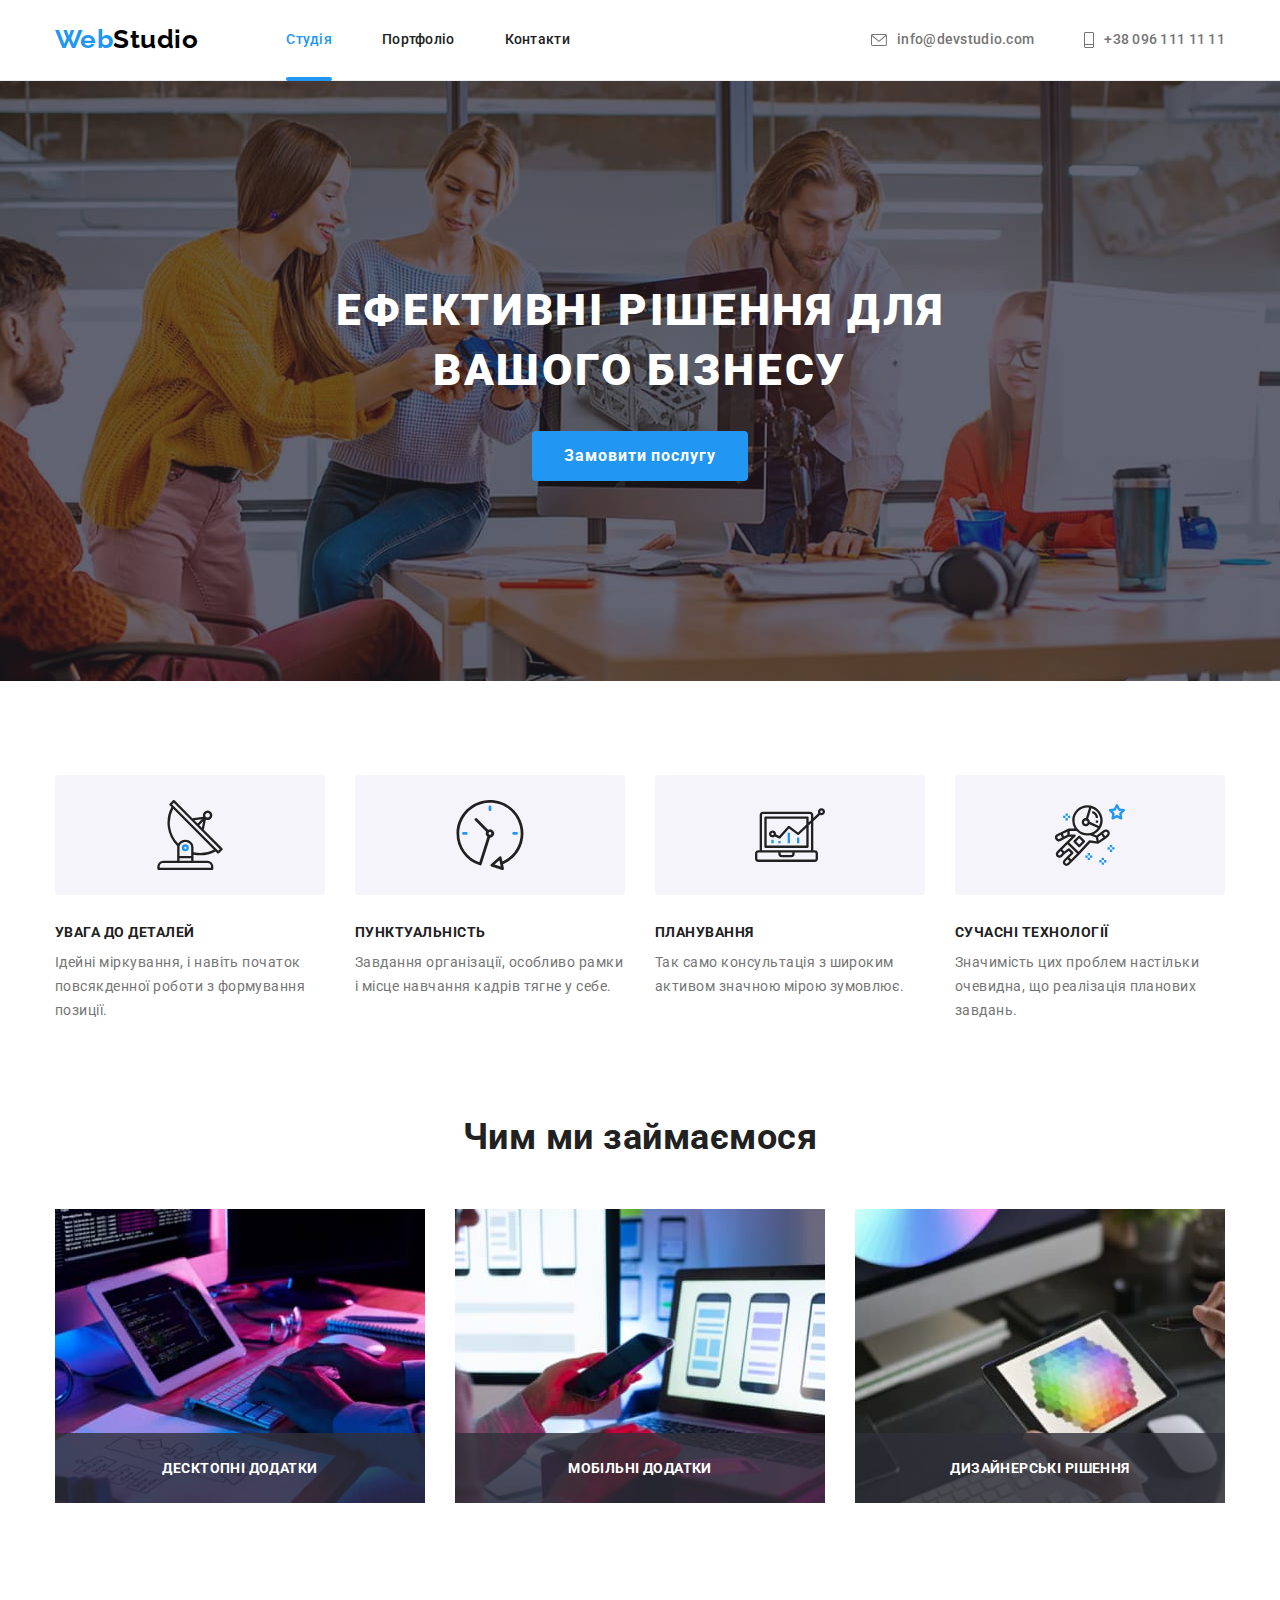
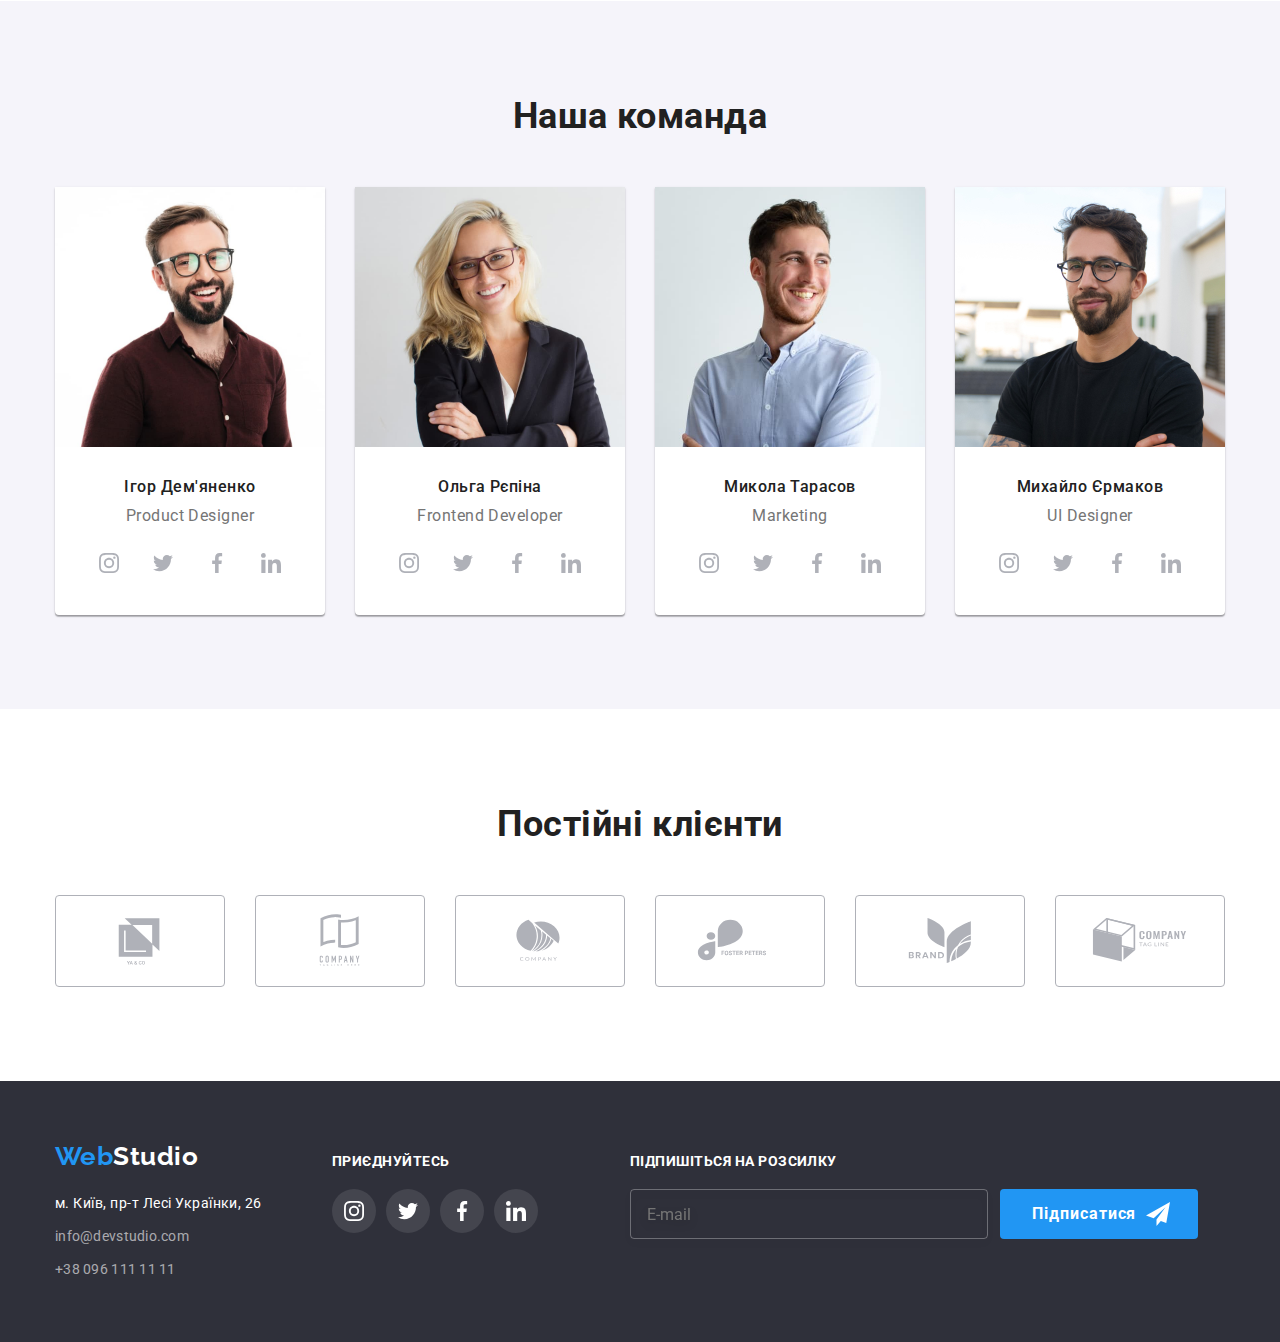
<file: index.html>
<!DOCTYPE html>
<html lang="en">

<head>
    <meta charset="UTF-8">
    <meta name="viewport" content="width=device-width, initial-scale=1.0" />
    <meta http-equiv="X-UA-Compatible" content="IE=edge">
    <meta name="viewport" content="width=device-width, initial-scale=1.0">
    <title>Webstudio</title>
    <link
        href="https://fonts.googleapis.com/css2?family=Raleway:wght@700&family=Roboto:wght@400;500;700;900&display=swap"
        rel="stylesheet">
    <link rel="stylesheet"
        href="https://cdnjs.cloudflare.com/ajax/libs/modern-normalize/1.1.0/modern-normalize.min.css">
        <link rel="stylesheet" href="./css/main.min.css">
</head>

<body>
    <header class="header">
        <div class="container main-nav">
            <nav class="nav">
            <a href="index.html" class="logo"><span class="web">Web</span>Studio</a>
            <button type="button" class="menu-button" data-menu-button>
                <svg width="40" height="40" aria-label="Переключатель мобильного меню">
                    <use class="icon-cross" href="./images/symbol-defs.svg#cross"></use>
                    <use class="icon-menu" href="./images/symbol-defs.svg#menu"></use>
                </svg>
            </button>
            
            <div class="menu-container" data-menu>
                <ul class="site-nav list">
                    <li class="site-nav__item"><a href="index.html" class="link current">Студія</a></li>
                    <li class="site-nav__item"><a href="portfolio.html" class="link">Портфоліо</a></li>
                    <li class="site-nav__item"><a href="" class="link">Контакти</a></li>
                </ul>
                <div class="nav-container">
                    <ul class="auth-nav list">
                        
                        <li class="auth-nav__item auth-tel"><a href="">
                                <svg class="telephone" width="10" height="16">
                                    <use href="./images/symbol-defs.svg#telephone"></use>
                                </svg>+38 096 111 11 11</a></li>
                                <li class="auth-nav__item auth-mail">
                                    <a href="">
                                        <svg class="envelope" width="16" height="12">
                                            <use href="./images/symbol-defs.svg#envelope"></use>
                                        </svg>info@devstudio.com
                                    </a>
                                </li>
                    </ul>
                    <ul class="list nav-social">
                        <li><a href="">Instagram</a></li>
                        <li><a href="">Twitter</a></li>
                        <li><a href="">Facebook</a></li>
                        <li><a href="">LinkedIn</a></li>
                    </ul>
                </div>
            </div>
        </nav>
        </div>
    </header>
    <main>
        <section class="hero overlay">
            <div class="container">
                <div class="hero-inner">
                    <h1 class="hero-title">Ефективні рішення для вашого бізнесу</h1>
                    <button data-modal-open type="button" class="button">Замовити послугу</button>
                </div>
            </div>
        </section>

        <section class="section section-feature">
            <div class="container">
                <h2 class="visually-hidden">Особливості</h2>
                <ul class="section-feature__list list">
                    <li>
                        <div class="section-feature__icon">
                            <svg width="70" height="70">
                                <use href="./images/symbol-defs.svg#antenna-1"></use>
                            </svg>
                        </div>
                        <h3>Увага до деталей</h3>
                        <p>Ідейні міркування, і навіть початок повсякденної роботи з формування позиції.</p>
                    </li>
                    <li>
                        <div class="section-feature__icon">
                            <svg width="70" height="70">
                                <use href="./images/symbol-defs.svg#clock-1"></use>
                            </svg>
                        </div>
                        <h3>Пунктуальність</h3>
                        <p>Завдання організації, особливо рамки і місце навчання кадрів тягне у себе.</p>
                    </li>
                    <li>
                        <div class="section-feature__icon">
                            <svg width="70" height="70">
                                <use href="./images/symbol-defs.svg#diagram-1"></use>
                            </svg>
                        </div>
                        <h3>Планування</h3>
                        <p>Так само консультація з широким активом значною мірою зумовлює.</p>
                    </li>
                    <li>
                        <div class="section-feature__icon">
                            <svg width="70" height="70">
                                <use href="./images/symbol-defs.svg#astronaut-1"></use>
                            </svg>
                        </div>
                        <h3>Сучасні технології</h3>
                        <p>Значимість цих проблем настільки очевидна, що реалізація планових завдань.</p>
                    </li>
                </ul>
            </div>
        </section>


        <section class="section section-services">
            <div class="container">
                <h2 class="section__title">Чим ми займаємося</h2>
                <ul class="list section-services__list">
                    <li class="section-services__item">
                        <img src="./images/box1.jpg" alt="Комп'ютер" width="370" srcset="./images/box1-x2.jpg 2x">
                        <p class="section-services__text">Десктопні додатки</p>
                    </li>
                    <li class="section-services__item"><img src="./images/box2.jpg" alt="Телефон" width="370" srcset="./images/box2-x2.jpg 2x">
                        <p class="section-services__text">Мобільні додатки</p>
                    </li>
                    <li class="section-services__item"><img src="./images/box3.jpg" alt="Планшет" width="370" srcset="./images/box3-x2.jpg 2x">
                        <p class="section-services__text">Дизайнерські рішення</p>
                    </li>
                </ul>
            </div>
        </section>
        <section class="section section-gray">
            <div class="container">
                <h2 class="section__title">Наша команда</h2>
                <ul class="members-list list">
                    <li>
                        <picture>
                            <source media="(min-width: 1200px)" srcset="./images/members/team1-desktop-1x.jpg 1x, ./images/members/team1-desktop-2x.jpg 2x">
                            <source media="(min-width: 768px)" srcset="./images/members/team1-middle-1x.jpeg 1x, ./images/members/team1-middle-2x.jpeg 2x">
                            <source media="(min-width: 480px)" srcset="./images/members/team1-mobile-1x.jpeg 1x, ./images/members/team1-mobile-2x.jpeg 2x">
                            <source srcset="./images/members/team1-desktop-1x.jpg 1x, ./images/members/team1-desktop-2x.jpg 2x">
                            <img src="./images/members/team1-desktop-1x.jpg" alt="Ігор Дем'яненко" width="270">
                        </picture>
                        <h3>Ігор Дем'яненко</h3>
                        <p>Product Designer</p>
                        <ul class="profile-share">
                            <li>
                                <a href="">
                                    <svg width="20" height="20">
                                        <use href="./images/symbol-defs.svg#instagram-2"></use>
                                    </svg>
                                </a>
                            </li>
                            <li>
                                <a href="">
                                    <svg width="20" height="20">
                                        <use href="./images/symbol-defs.svg#twitter-1"></use>
                                    </svg>
                                </a>
                            </li>
                            <li>
                                <a href="">
                                    <svg width="20" height="20">
                                        <use href="./images/symbol-defs.svg#facebook-1"></use>
                                    </svg>
                                </a>
                            </li>
                            <li>
                                <a href="">
                                    <svg width="20" height="20">
                                        <use href="./images/symbol-defs.svg#linkedin-1"></use>
                                    </svg>
                                </a>
                            </li>
                        </ul>
                    </li>
                    <li>
                        <picture>
                            <source media="(min-width: 1200px)" srcset="./images/members/team2-desktop-1x.jpg 1x, ./images/members/team2-desktop-2x.jpg 2x">
                            <source media="(min-width: 768px)" srcset="./images/members/team2-middle-1x.jpeg 1x, ./images/members/team2-middle-2x.jpeg 2x">
                            <source media="(min-width: 480px)" srcset="./images/members/team2-mobile-1x.jpeg 1x, ./images/members/team2-mobile-2x.jpeg 2x">
                            <source srcset="./images/members/team2-desktop-1x.jpg 1x, ./images/members/team2-desktop-2x.jpg 2x">
                            <img src="./images/members/team2-desktop-1x.jpg" alt="Ольга Рєпіна" width="270">
                        </picture>
                        <h3>Ольга Рєпіна</h3>
                        <p>Frontend Developer</p>
                        <ul class="profile-share">
                            <li>
                                <a href="">
                                    <svg width="20" height="20">
                                        <use href="./images/symbol-defs.svg#instagram-2"></use>
                                    </svg>
                                </a>
                            </li>
                            <li>
                                <a href="">
                                    <svg width="20" height="20">
                                        <use href="./images/symbol-defs.svg#twitter-1"></use>
                                    </svg>
                                </a>
                            </li>
                            <li>
                                <a href="">
                                    <svg width="20" height="20">
                                        <use href="./images/symbol-defs.svg#facebook-1"></use>
                                    </svg>
                                </a>
                            </li>
                            <li>
                                <a href="">
                                    <svg width="20" height="20">
                                        <use href="./images/symbol-defs.svg#linkedin-1"></use>
                                    </svg>
                                </a>
                            </li>
                        </ul>
                    </li>
                    <li>
                        <picture>
                            <source media="(min-width: 1200px)" srcset="./images/members/team3-desktop-1x.jpg 1x, ./images/members/team3-desktop-2x.jpg 2x">
                            <source media="(min-width: 768px)" srcset="./images/members/team3-middle-1x.jpeg 1x, ./images/members/team3-middle-2x.jpeg 2x">
                            <source media="(min-width: 480px)" srcset="./images/members/team3-mobile-1x.jpeg 1x, ./images/members/team3-mobile-2x.jpeg 2x">
                            <source srcset="./images/members/team3-desktop-1x.jpg 1x, ./images/members/team3-desktop-2x.jpg 2x">
                            <img src="./images/members/team3-desktop-1x.jpg" alt="Микола Тарасов" width="270">
                        </picture>
                        <h3>Микола Тарасов</h3>
                        <p>Marketing</p>
                        <ul class="profile-share">
                            <li>
                                <a href="">
                                    <svg width="20" height="20">
                                        <use href="./images/symbol-defs.svg#instagram-2"></use>
                                    </svg>
                                </a>
                            </li>
                            <li>
                                <a href="">
                                    <svg width="20" height="20">
                                        <use href="./images/symbol-defs.svg#twitter-1"></use>
                                    </svg>
                                </a>
                            </li>
                            <li>
                                <a href="">
                                    <svg width="20" height="20">
                                        <use href="./images/symbol-defs.svg#facebook-1"></use>
                                    </svg>
                                </a>
                            </li>
                            <li>
                                <a href="">
                                    <svg width="20" height="20">
                                        <use href="./images/symbol-defs.svg#linkedin-1"></use>
                                    </svg>
                                </a>
                            </li>
                        </ul>
                    </li>
                    <li>
                        <picture>
                            <source media="(min-width: 1200px)" srcset="./images/members/team4-desktop-1x.jpeg 1x, ./images/members/team4-desktop-2x.jpg 2x">
                            <source media="(min-width: 768px)" srcset="./images/members/team4-middle-1x.jpeg 1x, ./images/members/team4-middle-2x.jpeg 2x">
                            <source media="(min-width: 480px)" srcset="./images/members/team4-mobile-1x.jpeg 1x, ./images/members/team4-mobile-2x.jpeg 2x">
                            <source srcset="./images/members/team4-desktop-1x.jpeg 1x, ./images/members/team4-desktop-2x.jpg 2x">
                            <img src="./images/members/team4-desktop-1x.jpeg" alt="Михайло Єрмаков" width="270">
                        </picture>
                        <h3>Михайло Єрмаков</h3>
                        <p>UI Designer</p>
                        <ul class="profile-share">
                            <li>
                                <a href="">
                                    <svg width="20" height="20">
                                        <use href="./images/symbol-defs.svg#instagram-2"></use>
                                    </svg>
                                </a>
                            </li>
                            <li>
                                <a href="">
                                    <svg width="20" height="20">
                                        <use href="./images/symbol-defs.svg#twitter-1"></use>
                                    </svg>
                                </a>
                            </li>
                            <li>
                                <a href="">
                                    <svg width="20" height="20">
                                        <use href="./images/symbol-defs.svg#facebook-1"></use>
                                    </svg>
                                </a>
                            </li>
                            <li>
                                <a href="">
                                    <svg width="20" height="20">
                                        <use href="./images/symbol-defs.svg#linkedin-1"></use>
                                    </svg>
                                </a>
                            </li>
                        </ul>
                    </li>
                </ul>
            </div>
        </section>
        <section class="section">
            <div class="container">
                <h2 class="section__title">Постійні клієнти</h2>
                <ul class="list clients">
                    <li>
                        <a href="">
                            <svg width="106" height="60">
                                <use href="./images/symbol-defs.svg#Logo1"></use>
                            </svg>
                        </a>
                    </li>
                    <li>
                        <a href="">
                            <svg width="106" height="60">
                                <use href="./images/symbol-defs.svg#Logo2"></use>
                            </svg>
                        </a>
                    </li>
                    <li>
                        <a href="">
                            <svg width="106" height="60">
                                <use href="./images/symbol-defs.svg#Logo3"></use>
                            </svg>
                        </a>
                    </li>
                    <li>
                        <a href="">
                            <svg width="106" height="60">
                                <use href="./images/symbol-defs.svg#Logo4"></use>
                            </svg>
                        </a>
                    </li>
                    <li>
                        <a href="">
                            <svg width="106" height="60">
                                <use href="./images/symbol-defs.svg#Logo5"></use>
                            </svg>
                        </a>
                    </li>
                    <li>
                        <a href="">
                            <svg width="106" height="60">
                                <use href="./images/symbol-defs.svg#Logo6"></use>
                            </svg>
                        </a>
                    </li>
                </ul>
            </div>
        </section>
    </main>
    <footer class="footer">
        <div class="container">
            <div class="footer__details">
                <a href="/" class="logo footer__logo"><span class="web">Web</span>Studio</a>
                <ul class="list">
                    <li>м. Київ, пр-т Лесі Українки, 26</li>
                    <li><a href="">info@devstudio.com</a></li>
                    <li><a href="">+38 096 111 11 11</a></li>
                </ul>
            </div>
            <div class="footer-icons">
                <h3>приєднуйтесь</h3>
                <ul class="profile-share">
                    <li>
                        <a href="">
                            <svg width="20" height="20">
                                <use href="./images/symbol-defs.svg#instagram-2"></use>
                            </svg>
                        </a>
                    </li>
                    <li>
                        <a href="">
                            <svg width="20" height="20">
                                <use href="./images/symbol-defs.svg#twitter-1"></use>
                            </svg>
                        </a>
                    </li>
                    <li>
                        <a href="">
                            <svg width="20" height="20">
                                <use href="./images/symbol-defs.svg#facebook-1"></use>
                            </svg>
                        </a>
                    </li>
                    <li>
                        <a href="">
                            <svg width="20" height="20">
                                <use href="./images/symbol-defs.svg#linkedin-1"></use>
                            </svg>
                        </a>
                    </li>
                </ul>
            </div>
            <div class="subscription-wrap">
                <h3>підпишіться на розсилку</h3>
                <form class="subscription-wrap__form">

                    <input type="email" name="mail" id="mail" placeholder="E-mail">
                    <button type="submit" class="button button__icon--right">Підписатися
                        <svg class="icon-send">
                            <use href="./images/symbol-defs.svg#icon-send"></use>
                        </svg>
                    </button>
                </form>
            </div>
        </div>
    </footer>
    <div data-modal class="backdrop is-hidden">
        <div class="modal">
            <button data-modal-close type="button" class="modal-button">
                <svg class="icon-close">
                    <use href="./images/symbol-defs.svg#close"></use>
                </svg>
            </button>
            <h3>Залиште свої дані, ми вам передзвонимо</h3>
            <form>
                <label for="name">Ім'я</label>
                <div class="input-group">
                
                    <input type="text" name="name" id="name">
                    <svg>
                        <use href="./images/symbol-defs.svg#user"></use>
                    </svg>
                </div>
                <label for="tel">Телефон</label>
                <div class="input-group">
                    
                    <input type="tel" name="tel" id="tel">
                    <svg>
                        <use href="./images/symbol-defs.svg#tel"></use>
                    </svg>
                </div>
                <label for="mail2">Пошта</label>
                <div class="input-group">
                    
                    <input type="email" name="mail" id="mail2">
                    <svg>
                        <use href="./images/symbol-defs.svg#mail"></use>
                    </svg>
                </div>
                <label for="comment">Коментар</label>
                <div class="input-group">
                    <textarea name="comment" id="comment" cols="30" rows="10" placeholder="Введіть текст"></textarea>
                </div>
                <div class="agreement-wrap">
                    <input  class="checkbox" type="checkbox" name="agreement" id="agreement">
                    <label class="label-agreement" for="agreement">Погоджуюся з розсилкою та приймаю <a href="">Умови договору</a></label>
                </div>
                <div class="button-wrap"><button type="submit" class="button">Відправити</button></div>
            </form>
        </div>
    </div>
    <script src="./js/modal.js"></script>
    <script src="./js/menu.js"></script>
</body>

</html>
</file>
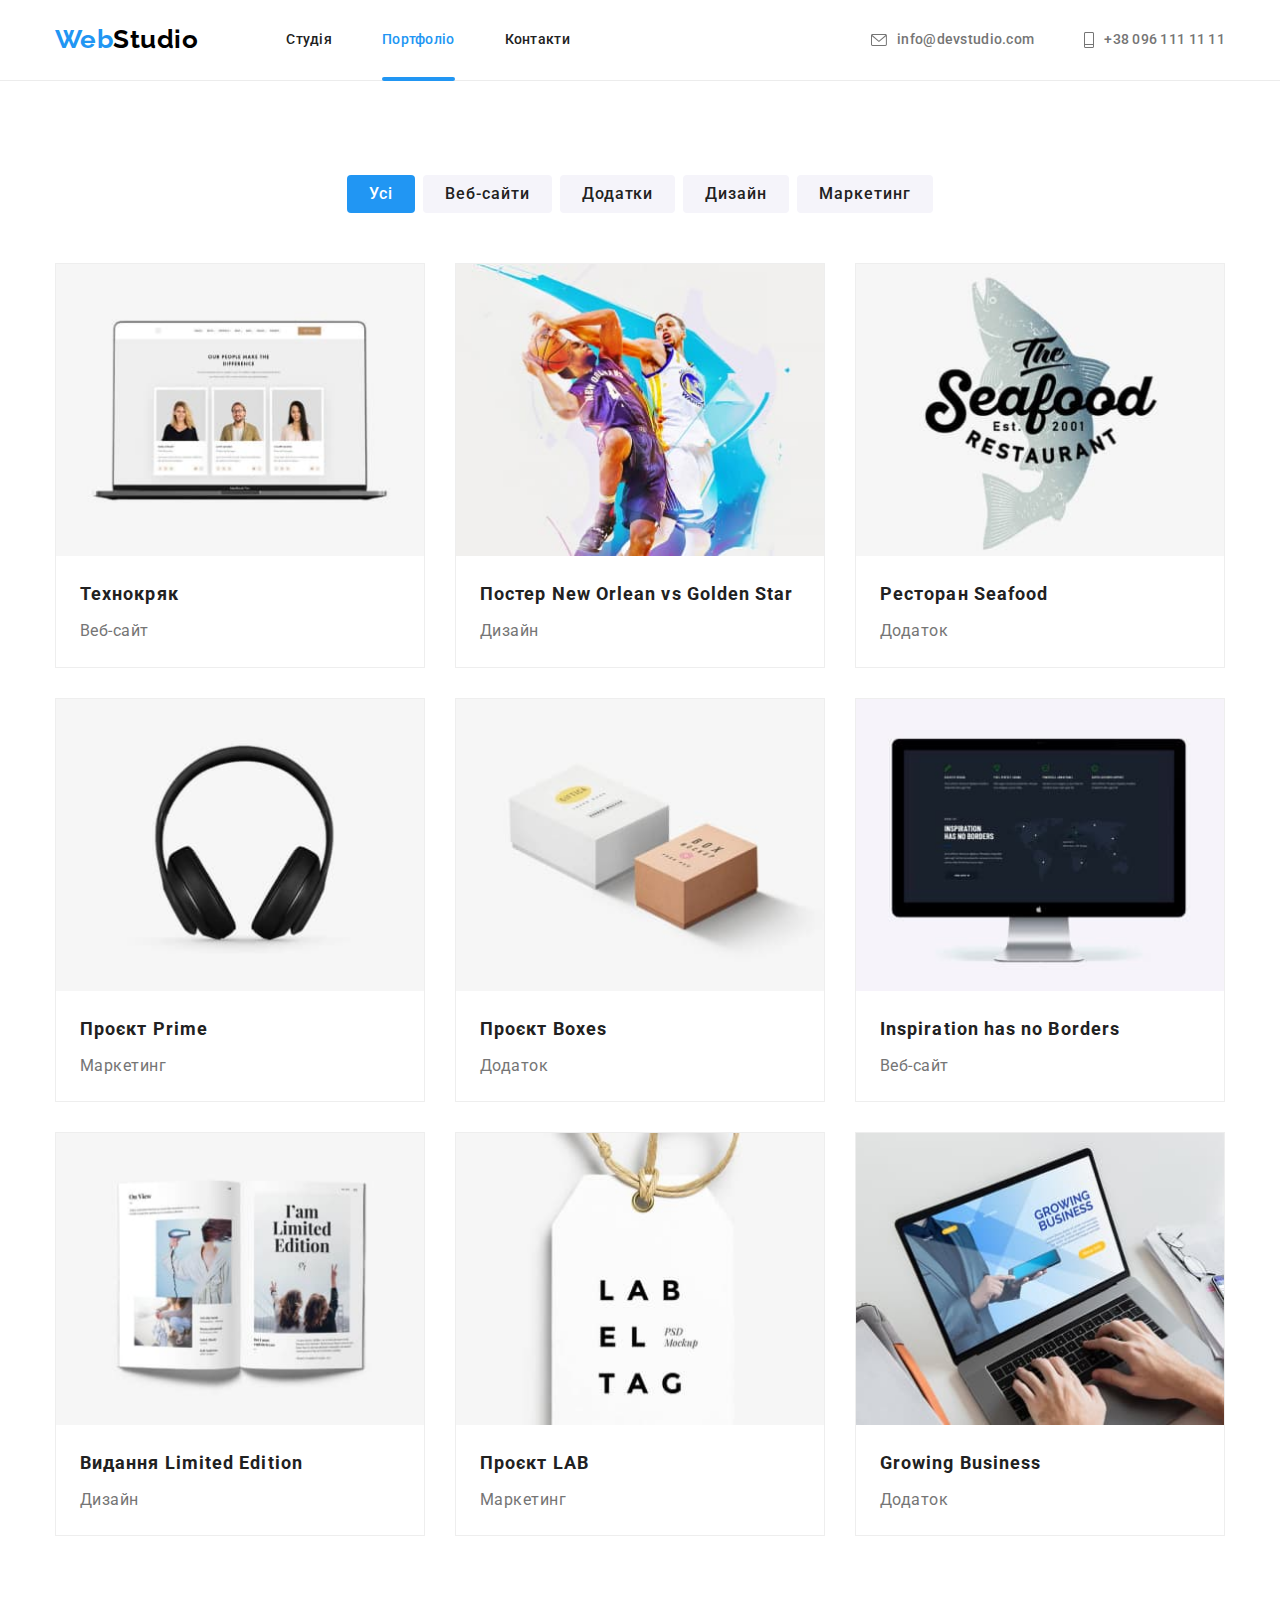
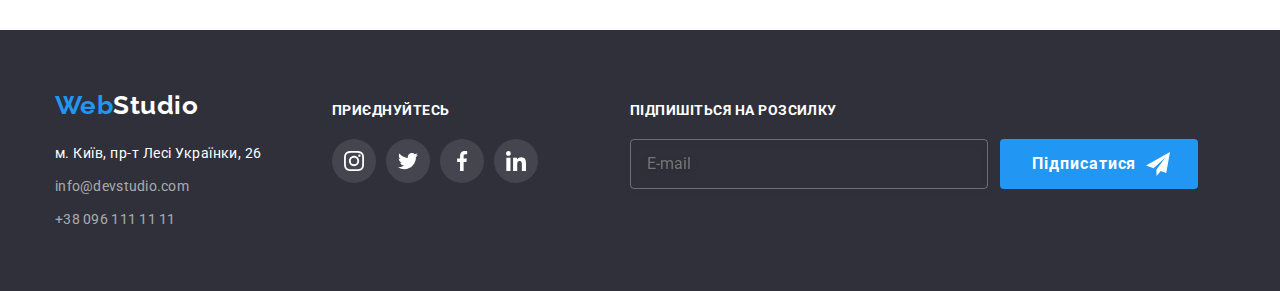
<file: portfolio.html>
<!DOCTYPE html>
<html lang="en">

<head>
    <meta charset="UTF-8">
    <meta http-equiv="X-UA-Compatible" content="IE=edge">
    <meta name="viewport" content="width=device-width, initial-scale=1.0">
    <title>Webstudio</title>
    <link
        href="https://fonts.googleapis.com/css2?family=Raleway:wght@700&family=Roboto:wght@400;500;700;900&display=swap"
        rel="stylesheet">
    <link rel="stylesheet"
        href="https://cdnjs.cloudflare.com/ajax/libs/modern-normalize/1.1.0/modern-normalize.min.css">
        <link rel="stylesheet" href="./css/main.min.css">
</head>

<body>
    <header class="header">
        <div class="container main-nav">
            <nav class="nav">
            <a href="index.html" class="logo"><span class="web">Web</span>Studio</a>
            <button type="button" class="menu-button" data-menu-button>
                <svg width="40" height="40" aria-label="Переключатель мобильного меню">
                    <use class="icon-cross" href="./images/symbol-defs.svg#cross"></use>
                    <use class="icon-menu" href="./images/symbol-defs.svg#menu"></use>
                </svg>
            </button>
            
            <div class="menu-container" data-menu>
                <ul class="site-nav list">
                    <li class="site-nav__item"><a href="index.html" class="link">Студія</a></li>
                    <li class="site-nav__item"><a href="portfolio.html" class="link current">Портфоліо</a></li>
                    <li class="site-nav__item"><a href="" class="link">Контакти</a></li>
                </ul>
                <div class="nav-container">
                    <ul class="auth-nav list">
                        
                        <li class="auth-nav__item auth-tel"><a href="">
                                <svg class="telephone" width="10" height="16">
                                    <use href="./images/symbol-defs.svg#telephone"></use>
                                </svg>+38 096 111 11 11</a></li>
                                <li class="auth-nav__item auth-mail">
                                    <a href="">
                                        <svg class="envelope" width="16" height="12">
                                            <use href="./images/symbol-defs.svg#envelope"></use>
                                        </svg>info@devstudio.com
                                    </a>
                                </li>
                    </ul>
                    <ul class="list nav-social">
                        <li><a href="">Instagram</a></li>
                        <li><a href="">Twitter</a></li>
                        <li><a href="">Facebook</a></li>
                        <li><a href="">LinkedIn</a></li>
                    </ul>
                </div>
            </div>
        </nav>
        </div>
    </header>
    <main>
        <section class="section">
            <div class="container">
                <ul class="work-filter list">
                    <li><button type="button" class="button current">Усі</button></li>
                    <li><button type="button" class="button">Веб-сайти</button></li>
                    <li><button type="button" class="button">Додатки</button></li>
                    <li><button type="button" class="button">Дизайн</button></li>
                    <li><button type="button" class="button">Маркетинг</button></li>
                </ul>
                <h1 class="visually-hidden">Приклади</h1>
                <ul class="work-items list">
                    <li>
                        <a href="">
                            <div class="work-item-wrap">
                                <img src="./images/example1.jpg" alt="Технокряк" width="370"
                                srcset="./images/example1-x2.jpg 2x">
                                <p>Ресурс пропонує комплексні пропозиції з різним рівнем функціоналу та сервісів. Все це
                                    дозволить відвідувачу отримати вичерпні відомості про компанію чи приватну особу.
                                </p>
                            </div>
                            <div class="item-content">
                                <h2>Технокряк</h2>
                                <p>Веб-сайт</p>
                            </div>
                        </a>
                    </li>
                    <li>
                        <a href="">
                            <div class="work-item-wrap">
                                <img src="./images/example2.jpg" alt="Постер New Orlean vs Golden Star" width="370" srcset="./images/example2-x2.jpg 2x">
                                <p>Ресурс пропонує комплексні пропозиції з різним рівнем функціоналу та сервісів. Все це
                                    дозволить відвідувачу отримати вичерпні відомості про компанію чи приватну особу.
                                </p>
                            </div>
                            <div class="item-content">
                                <h2>Постер New Orlean vs Golden Star</h2>
                                <p>Дизайн</p>
                            </div>
                        </a>
                    </li>
                    <li>
                        <a href="">
                            <div class="work-item-wrap">
                                <img src="./images/example3.jpg" alt="Ресторан Seafood" width="370" srcset="./images/example3-x2.jpg 2x">
                                <p>Ресурс пропонує комплексні пропозиції з різним рівнем функціоналу та сервісів. Все це
                                    дозволить відвідувачу отримати вичерпні відомості про компанію чи приватну особу.
                                </p>
                            </div>
                            <div class="item-content">
                                <h2>Ресторан Seafood</h2>
                                <p>Додаток</p>
                            </div>
                        </a>
                    </li>
                    <li>
                        <a href="">
                            <div class="work-item-wrap">
                                <img src="./images/example4.jpg" alt="Проєкт Prime" width="370" srcset="./images/example4-x2.jpg 2x">
                                <p>Ресурс пропонує комплексні пропозиції з різним рівнем функціоналу та сервісів. Все це
                                    дозволить відвідувачу отримати вичерпні відомості про компанію чи приватну особу.
                                </p>
                            </div>
                            <div class="item-content">
                                <h2>Проєкт Prime</h2>
                                <p>Маркетинг</p>
                            </div>
                        </a>
                    </li>
                    <li>
                        <a href="">
                            <div class="work-item-wrap">
                                <img src="./images/example5.jpg" alt="Проєкт Boxes" width="370" srcset="./images/example5-x2.jpg 2x">
                                <p>Ресурс пропонує комплексні пропозиції з різним рівнем функціоналу та сервісів. Все це
                                    дозволить відвідувачу отримати вичерпні відомості про компанію чи приватну особу.
                                </p>
                            </div>
                            <div class="item-content">
                                <h2>Проєкт Boxes</h2>
                                <p>Додаток</p>
                            </div>
                        </a>
                    </li>
                    <li>
                        <a href="">
                            <div class="work-item-wrap">
                                <img src="./images/example6.jpg" alt="Inspiration has no Borders" width="370" srcset="./images/example6-x2.jpg 2x">
                                <p>Ресурс пропонує комплексні пропозиції з різним рівнем функціоналу та сервісів. Все це
                                    дозволить відвідувачу отримати вичерпні відомості про компанію чи приватну особу.
                                </p>
                            </div>
                            <div class="item-content">
                                <h2>Inspiration has no Borders</h2>
                                <p>Веб-сайт</p>
                            </div>
                        </a>
                    </li>
                    <li>
                        <a href="">
                            <div class="work-item-wrap">
                                <img src="./images/example7.jpg" alt="Видання Limited Edition" width="370" srcset="./images/example7-x2.jpg 2x">
                                <p>Ресурс пропонує комплексні пропозиції з різним рівнем функціоналу та сервісів. Все це
                                    дозволить відвідувачу отримати вичерпні відомості про компанію чи приватну особу.
                                </p>
                            </div>
                            <div class="item-content">
                                <h2>Видання Limited Edition</h2>
                                <p>Дизайн</p>
                            </div>
                        </a>
                    </li>
                    <li>
                        <a href="">
                            <div class="work-item-wrap">
                                <img src="./images/example8.jpg" alt="Проєкт LAB" width="370" srcset="./images/example8-x2.jpg 2x">
                                <p>Ресурс пропонує комплексні пропозиції з різним рівнем функціоналу та сервісів. Все це
                                    дозволить відвідувачу отримати вичерпні відомості про компанію чи приватну особу.
                                </p>
                            </div>
                            <div class="item-content">
                                <h2>Проєкт LAB</h2>
                                <p>Маркетинг</p>
                            </div>
                        </a>
                    </li>
                    <li>
                        <a href="">
                            <div class="work-item-wrap">
                                <img src="./images/example9.jpg" alt="Growing Business" width="370" srcset="./images/example9-x2.jpg 2x">
                                <p>Ресурс пропонує комплексні пропозиції з різним рівнем функціоналу та сервісів. Все це
                                    дозволить відвідувачу отримати вичерпні відомості про компанію чи приватну особу.
                                </p>
                            </div>
                            <div class="item-content">
                                <h2>Growing Business</h2>
                                <p>Додаток</p>
                            </div>
                        </a>
                    </li>
                </ul>
            </div>
        </section>
    </main>
    <footer class="footer">
        <div class="container">
            <div class="footer__details">
                <a href="/" class="logo footer__logo"><span class="web">Web</span>Studio</a>
                <ul class="list">
                    <li>м. Київ, пр-т Лесі Українки, 26</li>
                    <li><a href="">info@devstudio.com</a></li>
                    <li><a href="">+38 096 111 11 11</a></li>
                </ul>
            </div>
            <div class="footer-icons">
                <h3>приєднуйтесь</h3>
                <ul class="profile-share">
                    <li>
                        <a href="">
                            <svg width="20" height="20">
                                <use href="./images/symbol-defs.svg#instagram-2"></use>
                            </svg>
                        </a>
                    </li>
                    <li>
                        <a href="">
                            <svg width="20" height="20">
                                <use href="./images/symbol-defs.svg#twitter-1"></use>
                            </svg>
                        </a>
                    </li>
                    <li>
                        <a href="">
                            <svg width="20" height="20">
                                <use href="./images/symbol-defs.svg#facebook-1"></use>
                            </svg>
                        </a>
                    </li>
                    <li>
                        <a href="">
                            <svg width="20" height="20">
                                <use href="./images/symbol-defs.svg#linkedin-1"></use>
                            </svg>
                        </a>
                    </li>
                </ul>
            </div>
            <div class="subscription-wrap">
                <h3>підпишіться на розсилку</h3>
                <form class="subscription-wrap__form">

                    <input type="email" name="mail" id="mail" placeholder="E-mail">
                    <button type="submit" class="button button__icon--right">Підписатися
                        <svg class="icon-send">
                            <use href="./images/symbol-defs.svg#icon-send"></use>
                        </svg>
                    </button>
                </form>
            </div>
        </div>
    </footer>
    <script src="./js/menu.js"></script>
</body>

</html>
</file>
<file: css/main.min.css>
h1,h2,h3,p,ul{padding:0;margin:0}img{max-width:100%}body{background-color:#fff;color:#757575;font-family:Roboto,sans-serif;letter-spacing:.03em;font-weight:400;padding:0;margin:0}.list{list-style:none}.container{margin-left:auto;margin-right:auto;padding:0 15px}@media screen and (min-width: 480px){.container{width:480px}}@media screen and (min-width: 768px){.container{width:768px}}@media screen and (min-width: 1200px){.container{width:1200px}}.logo{color:#000;text-decoration:none;font-family:Raleway;font-weight:700;font-size:26px;line-height:1.2}.logo .web{color:#2196f3;text-decoration:none}.button{color:#fff;background-color:#2196f3;font-family:inherit;cursor:pointer;font-weight:700;font-size:16px;line-height:1.88;letter-spacing:.06em;border-radius:4px;border:0;padding:10px 32px;-webkit-transition:background-color 250ms cubic-bezier(0.4, 0, 0.2, 1),-webkit-box-shadow 250ms cubic-bezier(0.4, 0, 0.2, 1);transition:background-color 250ms cubic-bezier(0.4, 0, 0.2, 1),-webkit-box-shadow 250ms cubic-bezier(0.4, 0, 0.2, 1);transition:background-color 250ms cubic-bezier(0.4, 0, 0.2, 1),box-shadow 250ms cubic-bezier(0.4, 0, 0.2, 1);transition:background-color 250ms cubic-bezier(0.4, 0, 0.2, 1),box-shadow 250ms cubic-bezier(0.4, 0, 0.2, 1),-webkit-box-shadow 250ms cubic-bezier(0.4, 0, 0.2, 1);position:relative}.button:hover{background-color:#188ce8;-webkit-box-shadow:0px 3px 1px rgba(0,0,0,.1),0px 1px 2px rgba(0,0,0,.08),0px 2px 2px rgba(0,0,0,.12);box-shadow:0px 3px 1px rgba(0,0,0,.1),0px 1px 2px rgba(0,0,0,.08),0px 2px 2px rgba(0,0,0,.12)}.button__icon--right{padding-right:62px}.profile-share{display:-webkit-box;display:-ms-flexbox;display:flex;list-style:none;padding-bottom:30px;-webkit-box-pack:center;-ms-flex-pack:center;justify-content:center}.profile-share li{margin-right:10px}.profile-share li:last-child{margin-right:0}.profile-share li a{display:-webkit-box;display:-ms-flexbox;display:flex;-webkit-box-align:center;-ms-flex-align:center;align-items:center;-webkit-box-pack:center;-ms-flex-pack:center;justify-content:center;width:44px;height:44px;border-radius:50%;-webkit-transition:background-color 250ms cubic-bezier(0.4, 0, 0.2, 1);transition:background-color 250ms cubic-bezier(0.4, 0, 0.2, 1)}.profile-share li a svg{fill:#afb1b8;-webkit-transition:fill 250ms cubic-bezier(0.4, 0, 0.2, 1);transition:fill 250ms cubic-bezier(0.4, 0, 0.2, 1)}.profile-share li a:hover,.profile-share li a:focus{background-color:#2196f3;outline:none}.profile-share li a:hover svg,.profile-share li a:focus svg{fill:#fff}.section{padding:60px 0}@media screen and (min-width: 1200px){.section{padding:94px 0}}.section__title{color:#212121;font-weight:700;line-height:1.17;text-align:center;margin-bottom:30px;font-size:28px}@media screen and (min-width: 1200px){.section__title{margin-bottom:50px;font-size:36px}}.section.section-gray{background:#f5f4fa}.section .visually-hidden{position:absolute;white-space:nowrap;width:1px;height:1px;overflow:hidden;border:0;padding:0;clip:rect(0 0 0 0);-webkit-clip-path:inset(50%);clip-path:inset(50%);margin:-1px}.header{border-bottom:1px solid #ececec;position:relative}@media screen and (max-width: 767px){.header{padding:10px 0}}.header .nav{display:-webkit-box;display:-ms-flexbox;display:flex;-webkit-box-align:center;-ms-flex-align:center;align-items:center;-webkit-box-pack:justify;-ms-flex-pack:justify;justify-content:space-between}.header .menu-button{display:none;position:relative;z-index:11;cursor:pointer}.header .menu-button svg{vertical-align:bottom}@media screen and (max-width: 767px){.header .menu-button{display:inline-block;margin:0;padding:0;border:none;background-color:rgba(0,0,0,0)}}.header .menu-button .icon-cross{display:none}.header .menu-button.is-open svg{-webkit-transition:fill 250ms cubic-bezier(0.4, 0, 0.2, 1);transition:fill 250ms cubic-bezier(0.4, 0, 0.2, 1)}.header .menu-button.is-open .icon-cross{display:block}.header .menu-button.is-open:hover svg{fill:#2196f3}.header .menu-button.is-open .icon-menu{display:none}.header .main-nav{-webkit-box-align:center;-ms-flex-align:center;align-items:center}.header .envelope,.header .telephone{fill:#757575;margin-right:10px}@media screen and (min-width: 768px){.header .site-nav{display:-webkit-box;display:-ms-flexbox;display:flex}}.header .site-nav .link{display:block;padding-top:32px;padding-bottom:32px;-webkit-transition:color 250ms cubic-bezier(0.4, 0, 0.2, 1);transition:color 250ms cubic-bezier(0.4, 0, 0.2, 1);color:#212121;text-decoration:none;font-weight:500;font-size:14px;line-height:1.14;letter-spacing:.02em}@media screen and (max-width: 767px){.header .site-nav .link{font-size:40px;margin-bottom:32px;padding:0}}.header .site-nav .link:hover,.header .site-nav .link:focus{color:#2196f3}.header .site-nav .link.current{position:relative;color:#2196f3}@media screen and (min-width: 768px){.header .site-nav .link.current::after{content:"";position:absolute;left:0;bottom:-1px;display:block;width:100%;height:4px;border-radius:2px;background-color:#2196f3}}@media screen and (min-width: 768px){.header .site-nav__item+.site-nav__item{margin-left:50px}}.header .nav-social{display:-webkit-box;display:-ms-flexbox;display:flex;margin-top:64px}@media screen and (min-width: 768px){.header .nav-social{display:none}}.header .nav-social li{border-left:1px solid rgba(33,33,33,.2);padding:0 10px}.header .nav-social li a{font-weight:500;font-size:18px;line-height:22px;letter-spacing:.02em;color:#2196f3}@media screen and (max-width: 390px){.header .nav-social li a{font-size:14px}}.header .nav-social li:first-child{border-left:0;padding-left:0}.header .auth-nav{margin-left:auto}@media screen and (min-width: 481px){.header .auth-nav{display:-webkit-box;display:-ms-flexbox;display:flex}}@media screen and (min-width: 768px)and (max-width: 1200px){.header .auth-nav{-webkit-box-orient:vertical;-webkit-box-direction:reverse;-ms-flex-direction:column-reverse;flex-direction:column-reverse}}@media screen and (max-width: 767px){.header .auth-nav{-webkit-box-orient:vertical;-webkit-box-direction:normal;-ms-flex-direction:column;flex-direction:column}}@media screen and (min-width: 1200px){.header .auth-nav{-webkit-box-orient:horizontal;-webkit-box-direction:reverse;-ms-flex-direction:row-reverse;flex-direction:row-reverse;-webkit-box-align:center;-ms-flex-align:center;align-items:center}}.header .auth-nav a{display:block;color:#757575;text-decoration:none;font-weight:500;font-size:14px;line-height:1.14;letter-spacing:.02em;display:-webkit-box;display:-ms-flexbox;display:flex;-webkit-box-align:center;-ms-flex-align:center;align-items:center;-webkit-transition:color 250ms cubic-bezier(0.4, 0, 0.2, 1);transition:color 250ms cubic-bezier(0.4, 0, 0.2, 1)}@media screen and (max-width: 767px){.header .auth-nav a svg{display:none}}@media screen and (max-width: 1199px){.header .auth-nav a{font-size:12px}.header .auth-nav a .envelope{width:14px}.header .auth-nav a .telephone{height:14px}}.header .auth-nav a:hover,.header .auth-nav a:focus{color:#2196f3}.header .auth-nav a:hover svg,.header .auth-nav a:focus svg{fill:#2196f3}@media screen and (max-width: 767px){.header .auth-nav__item.auth-tel:first-child{margin-bottom:32px}.header .auth-nav__item.auth-tel a{font-size:34px;color:#2196f3}}@media screen and (min-width: 768px)and (max-width: 1200px){.header .auth-nav__item.auth-tel{margin-top:10px}}@media screen and (max-width: 767px){.header .auth-nav__item.auth-mail a{font-size:24px;line-height:1.17;letter-spacing:.02em}}@media screen and (min-width: 1200px){.header .auth-nav__item+.auth-nav__item{margin-right:50px}}@media screen and (min-width: 768px){.header .menu-container{display:-webkit-box;display:-ms-flexbox;display:flex;-webkit-box-flex:1;-ms-flex:1;flex:1;-webkit-box-pack:justify;-ms-flex-pack:justify;justify-content:space-between;margin-left:88px}.header .menu-container .nav-container{display:-webkit-box;display:-ms-flexbox;display:flex;-webkit-box-align:center;-ms-flex-align:center;align-items:center}}@media screen and (max-width: 767px){.header .menu-container{position:absolute;top:0;left:0;width:100%;display:none;background-color:#fff;padding:48px 40px;z-index:10;height:100vh;-webkit-box-orient:vertical;-webkit-box-direction:normal;-ms-flex-direction:column;flex-direction:column;-webkit-box-pack:justify;-ms-flex-pack:justify;justify-content:space-between}.header .menu-container ul{max-width:480px;width:100%;margin-left:auto;margin-right:auto}.header .menu-container.is-open{display:-webkit-box;display:-ms-flexbox;display:flex}}.no-scroll{overflow:hidden}.hero{padding:200px 0;text-align:center}@media screen and (max-width: 1199px){.hero{padding:125px 0}}.hero.overlay{max-width:1600px;margin-left:auto;margin-right:auto;background-image:-webkit-gradient(linear, left top, right top, from(rgba(44, 45, 55, 0.4)), to(rgba(44, 45, 55, 0.4))),url(../images/hero1.jpg);background-image:linear-gradient(to right, rgba(44, 45, 55, 0.4), rgba(44, 45, 55, 0.4)),url(../images/hero1.jpg);background-repeat:no-repeat;background-position:center;background-size:cover}@media(min-device-pixel-ratio: 2),(-webkit-min-device-pixel-ratio: 2),(min-resolution: 192dpi),(min-resolution: 2dppx){.hero.overlay{background-image:-webkit-gradient(linear, left top, right top, from(rgba(44, 45, 55, 0.4)), to(rgba(44, 45, 55, 0.4))),url(../images/hero1-x2.jpg);background-image:linear-gradient(to right, rgba(44, 45, 55, 0.4), rgba(44, 45, 55, 0.4)),url(../images/hero1-x2.jpg)}}@media screen and (min-width: 767px){.hero .hero-inner{padding:0 20%}}.hero .hero-title{color:#fff;font-weight:900;font-size:26px;line-height:1.36;letter-spacing:.06em;text-transform:uppercase;margin-bottom:30px}@media screen and (min-width: 1200px){.hero .hero-title{font-size:44px}}@media screen and (min-width: 1200px){.section-feature{padding-bottom:0}}@media screen and (min-width: 481px){.section-feature__list{display:-webkit-box;display:-ms-flexbox;display:flex;-ms-flex-wrap:wrap;flex-wrap:wrap;margin-left:-15px;margin-right:-15px}}@media screen and (max-width: 767px){.section-feature__list li{margin-bottom:30px}.section-feature__list li:last-child{margin-bottom:0px}}.section-feature__list h3{color:#212121;font-weight:700;font-size:14px;line-height:1.14;text-transform:uppercase;margin-bottom:10px}@media screen and (max-width: 768px){.section-feature__list h3{text-align:center}}.section-feature__list p{font-size:14px;line-height:1.71}.section-feature__list li{margin:0 15px 30px}@media screen and (min-width: 768px){.section-feature__list li{width:calc((100% - 120px)/4)}}@media screen and (max-width: 768px){.section-feature__list li:last-child{margin-bottom:0}}@media screen and (min-width: 768px)and (max-width: 1199px){.section-feature__list li{width:calc((100% - 60px)/2)}.section-feature__list li:nth-last-child(-n+2){margin-bottom:0}}@media screen and (min-width: 1200px){.section-feature__list li:nth-last-child(-n+4){margin-bottom:0}}.section-feature__icon{display:-webkit-box;display:-ms-flexbox;display:flex;-webkit-box-align:center;-ms-flex-align:center;align-items:center;-webkit-box-pack:center;-ms-flex-pack:center;justify-content:center;background-color:#f5f4fa;height:120px;margin-bottom:30px;text-align:center;border-radius:4px}@media screen and (max-width: 1199px){.section-services{display:none}}.section-services__list{display:-webkit-box;display:-ms-flexbox;display:flex}.section-services__list li{width:370px;margin-right:30px}.section-services__list li:last-child{margin-right:0}.section-services__item{position:relative}.section-services__text{position:absolute;bottom:4px;left:0;width:100%;background:rgba(47,48,58,.8);color:#fff;text-transform:uppercase;font-weight:700;font-size:14px;line-height:16px;letter-spacing:.03em;display:-webkit-box;display:-ms-flexbox;display:flex;-webkit-box-pack:center;-ms-flex-pack:center;justify-content:center;-webkit-box-align:center;-ms-flex-align:center;align-items:center;height:70px}.members-list{margin-left:-15px;margin-right:-15px}@media screen and (min-width: 768px){.members-list{display:-webkit-box;display:-ms-flexbox;display:flex;-ms-flex-wrap:wrap;flex-wrap:wrap}}.members-list h3{font-weight:500;font-size:16px;line-height:1.19;color:#212121;margin-top:30px;margin-bottom:10px}.members-list p{font-size:16px;line-height:1.19;margin-bottom:16px}.members-list img{display:block;width:100%}.members-list>li{background-color:#fff;text-align:center;margin:0 15px;-webkit-box-shadow:0px 1px 3px rgba(0,0,0,.12),0px 1px 1px rgba(0,0,0,.14),0px 2px 1px rgba(0,0,0,.2);box-shadow:0px 1px 3px rgba(0,0,0,.12),0px 1px 1px rgba(0,0,0,.14),0px 2px 1px rgba(0,0,0,.2);border-radius:0px 0px 4px 4px}@media screen and (max-width: 767px){.members-list>li:last-child{margin-bottom:0}}@media screen and (max-width: 1199px){.members-list>li{margin-bottom:30px}}@media screen and (min-width: 768px)and (max-width: 1199px){.members-list>li{width:calc((100% - 60px)/2)}.members-list>li:nth-last-child(-n+2){margin-bottom:0}}@media screen and (min-width: 1200px){.members-list>li{width:calc((100% - 120px)/4)}}.clients{margin-left:-15px;margin-right:-15px;display:-webkit-box;display:-ms-flexbox;display:flex;-ms-flex-wrap:wrap;flex-wrap:wrap}.clients a{display:-webkit-box;display:-ms-flexbox;display:flex;height:92px;border:1px solid #afb1b8;border-radius:4px;-webkit-box-align:center;-ms-flex-align:center;align-items:center;-webkit-box-pack:center;-ms-flex-pack:center;justify-content:center;-webkit-transition:border 250ms cubic-bezier(0.4, 0, 0.2, 1);transition:border 250ms cubic-bezier(0.4, 0, 0.2, 1)}.clients a:hover,.clients a:focus{border:1px solid #2196f3;outline:none}.clients a:hover svg,.clients a:focus svg{fill:#2196f3}.clients a svg{fill:#afb1b8;-webkit-transition:fill 250ms cubic-bezier(0.4, 0, 0.2, 1);transition:fill 250ms cubic-bezier(0.4, 0, 0.2, 1)}.clients li{margin:0 15px}@media screen and (max-width: 767px){.clients li{width:calc((100% - 60px)/2)}.clients li:nth-last-child(-n+2){margin-bottom:0}}@media screen and (min-width: 768px){.clients li{width:calc((100% - 90px)/3)}.clients li:nth-last-child(-n+3){margin-bottom:0}}@media screen and (max-width: 1199px){.clients li{margin-bottom:30px}}@media screen and (min-width: 1200px){.clients li{width:calc((100% - 180px)/6)}}.work-filter{-ms-flex-wrap:wrap;flex-wrap:wrap;margin-bottom:40px}@media screen and (min-width: 768px){.work-filter{margin-bottom:35px}}@media screen and (min-width: 1200px){.work-filter{margin-bottom:50px}}@media screen and (min-width: 768px){.work-filter{display:-webkit-box;display:-ms-flexbox;display:flex;-webkit-box-pack:center;-ms-flex-pack:center;justify-content:center}}@media screen and (max-width: 767px){.work-filter{display:-webkit-box;display:-ms-flexbox;display:flex}.work-filter li{display:inline-block;margin-bottom:15px}}.work-filter .button{color:#212121;background-color:#f5f4fa;padding:6px 22px;margin:0 4px;-webkit-transition:background-color 250ms cubic-bezier(0.4, 0, 0.2, 1),color 250ms cubic-bezier(0.4, 0, 0.2, 1),-webkit-box-shadow 250ms cubic-bezier(0.4, 0, 0.2, 1);transition:background-color 250ms cubic-bezier(0.4, 0, 0.2, 1),color 250ms cubic-bezier(0.4, 0, 0.2, 1),-webkit-box-shadow 250ms cubic-bezier(0.4, 0, 0.2, 1);transition:background-color 250ms cubic-bezier(0.4, 0, 0.2, 1),color 250ms cubic-bezier(0.4, 0, 0.2, 1),box-shadow 250ms cubic-bezier(0.4, 0, 0.2, 1);transition:background-color 250ms cubic-bezier(0.4, 0, 0.2, 1),color 250ms cubic-bezier(0.4, 0, 0.2, 1),box-shadow 250ms cubic-bezier(0.4, 0, 0.2, 1),-webkit-box-shadow 250ms cubic-bezier(0.4, 0, 0.2, 1);font-weight:500;font-size:16px;line-height:1.63}.work-filter .button:focus,.work-filter .button:hover,.work-filter .button.current{color:#fff;background-color:#2196f3}.work-items{margin-left:-15px;margin-right:-15px}@media screen and (min-width: 768px){.work-items{display:-webkit-box;display:-ms-flexbox;display:flex;-ms-flex-wrap:wrap;flex-wrap:wrap}}@media screen and (min-width: 768px)and (max-width: 1199px){.work-items{margin-bottom:-30px}}.work-items li{margin:0 15px 30px}@media screen and (max-width: 767px){.work-items li{margin-bottom:30px}.work-items li:last-child{margin-bottom:0}}@media screen and (min-width: 768px)and (max-width: 1199px){.work-items li{width:calc((100% - 60px)/2)}}@media screen and (min-width: 1200px){.work-items li{width:calc((100% - 90px)/3)}.work-items li:nth-last-child(-n+3){margin-bottom:0}}.work-items li .item-content{padding:20px 24px;border-top:0}.work-items li .item-content h2{font-weight:700;font-size:18px;line-height:2;color:#212121;letter-spacing:.06em;padding-bottom:4px}.work-items li .item-content p{font-size:16px;line-height:1.88}.work-items li a{color:#757575;text-decoration:none;display:block;background:#fff;-webkit-transition:-webkit-box-shadow 250ms cubic-bezier(0.4, 0, 0.2, 1);transition:-webkit-box-shadow 250ms cubic-bezier(0.4, 0, 0.2, 1);transition:box-shadow 250ms cubic-bezier(0.4, 0, 0.2, 1);transition:box-shadow 250ms cubic-bezier(0.4, 0, 0.2, 1), -webkit-box-shadow 250ms cubic-bezier(0.4, 0, 0.2, 1);height:100%;border:1px solid #eee}.work-items li a .work-item-wrap{position:relative;overflow:hidden}.work-items li a .work-item-wrap img{vertical-align:bottom;width:100%}.work-items li a .work-item-wrap p{position:absolute;top:0;left:0;bottom:0;font-weight:400;font-size:18px;line-height:28px;letter-spacing:.03em;color:#fff;background:rgba(33,150,243,.9);display:-webkit-box;display:-ms-flexbox;display:flex;-webkit-box-align:center;-ms-flex-align:center;align-items:center;padding:24px;-webkit-transform:translateY(100%);transform:translateY(100%);-webkit-transition:-webkit-transform 250ms cubic-bezier(0.4, 0, 0.2, 1);transition:-webkit-transform 250ms cubic-bezier(0.4, 0, 0.2, 1);transition:transform 250ms cubic-bezier(0.4, 0, 0.2, 1);transition:transform 250ms cubic-bezier(0.4, 0, 0.2, 1), -webkit-transform 250ms cubic-bezier(0.4, 0, 0.2, 1)}.work-items li a:hover{-webkit-box-shadow:0px 1px 1px rgba(0,0,0,.12),0px 4px 4px rgba(0,0,0,.06),1px 4px 6px rgba(0,0,0,.16);box-shadow:0px 1px 1px rgba(0,0,0,.12),0px 4px 4px rgba(0,0,0,.06),1px 4px 6px rgba(0,0,0,.16)}.work-items li a:hover .work-item-wrap p{-webkit-transform:translateY(0);transform:translateY(0)}.footer{background:#2f303a;padding:60px 0}@media screen and (max-width: 1199px){.footer{text-align:center}}.footer__logo{color:#fff}.footer .list{color:#fff;font-style:normal;font-weight:400;font-size:14px;line-height:1.71;margin-top:20px}.footer .list a{text-decoration:none;color:rgba(255,255,255,.6);font-style:normal;font-weight:400;font-size:14px;line-height:1.71;letter-spacing:.02em;margin-top:9px;display:inline-block}@media screen and (min-width: 1200px){.footer .footer-icons{margin-left:70px}}@media screen and (max-width: 768px){.footer .footer-icons .profile-share{padding-bottom:0}}.footer .footer-icons .profile-share li a{background-color:rgba(255,255,255,.1);-webkit-transition:background-color 250ms cubic-bezier(0.4, 0, 0.2, 1);transition:background-color 250ms cubic-bezier(0.4, 0, 0.2, 1)}.footer .footer-icons .profile-share li a svg{fill:#fff}.footer .footer-icons .profile-share li a:hover,.footer .footer-icons .profile-share li a:focus{background-color:#2196f3;outline:none}@media screen and (min-width: 481px)and (max-width: 1199px){.footer__details,.footer .footer-icons{-webkit-box-flex:1;-ms-flex:1 0 50%;flex:1 0 50%}.footer .footer-icons{margin-left:0}}.footer h3{font-size:14px;font-weight:700px;text-transform:uppercase;color:#fff;margin-top:60px;margin-bottom:20px}@media screen and (min-width: 768px){.footer h3{margin-top:12px}}@media screen and (min-width: 768px){.footer .container{display:-webkit-box;display:-ms-flexbox;display:flex;-ms-flex-wrap:wrap;flex-wrap:wrap}}@media screen and (min-width: 1200px){.footer .subscription-wrap{margin-left:92px}}@media screen and (min-width: 767px)and (max-width: 1199px){.footer .subscription-wrap{margin-top:60px;width:100%}}@media screen and (min-width: 1200px){.footer .subscription-wrap__form{display:-webkit-box;display:-ms-flexbox;display:flex}}@media screen and (max-width: 1199px){.footer .subscription-wrap__form button{margin-top:20px}}.footer .subscription-wrap__form button .icon-send{width:24px;height:24px;fill:#fff;position:absolute;right:28px;top:13px}.footer .subscription-wrap__form input,.footer .subscription-wrap__form input:focus{height:50px;padding:15px 16px;background:none;border:1px solid rgba(255,255,255,.3);-webkit-filter:drop-shadow(0px 4px 4px rgba(0, 0, 0, 0.15));filter:drop-shadow(0px 4px 4px rgba(0, 0, 0, 0.15));border-radius:4px;color:#fff}@media screen and (max-width: 480px){.footer .subscription-wrap__form input{width:100%}}@media screen and (min-width: 768px){.footer .subscription-wrap__form input{width:358px;margin-right:12px}}@media screen and (min-width: 481px)and (max-width: 1199px){.footer .subscription-wrap__form input{width:450px;margin-left:auto;margin-right:auto;display:block}}.backdrop{z-index:100;position:fixed;top:0;width:100%;height:100%;background:rgba(0,0,0,.5);-webkit-transition:opacity 250ms cubic-bezier(0.4, 0, 0.2, 1);transition:opacity 250ms cubic-bezier(0.4, 0, 0.2, 1)}.backdrop.is-hidden{opacity:0;pointer-events:none}.backdrop.is-hidden .modal{-webkit-transform:translate(-50%, -50%) scale(0.9);transform:translate(-50%, -50%) scale(0.9)}.modal{position:absolute;top:50%;left:50%;max-width:528px;width:100%;background-color:#fff;-webkit-transition:-webkit-transform 250ms cubic-bezier(0.4, 0, 0.2, 1);transition:-webkit-transform 250ms cubic-bezier(0.4, 0, 0.2, 1);transition:transform 250ms cubic-bezier(0.4, 0, 0.2, 1);transition:transform 250ms cubic-bezier(0.4, 0, 0.2, 1), -webkit-transform 250ms cubic-bezier(0.4, 0, 0.2, 1);-webkit-transform:translate(-50%, -50%) scale(1);transform:translate(-50%, -50%) scale(1);padding:40px}@media screen and (max-width: 1199px){.modal{max-width:100%;width:450px;margin-left:auto;margin-right:auto}}.modal h3{text-align:center;margin-bottom:12px;color:#212121}.modal .modal-button{width:30px;height:30px;border-radius:50%;border:1px solid rgba(0,0,0,.1);position:absolute;right:8px;top:8px;cursor:pointer;background:none}.modal .modal-button:hover .icon-close{fill:#2196f3}.modal .modal-button .icon-close{width:11px;height:11px;-webkit-transition:fill 250ms cubic-bezier(0.4, 0, 0.2, 1);transition:fill 250ms cubic-bezier(0.4, 0, 0.2, 1)}.modal form>label{display:block;margin-bottom:4px;font-size:12px;color:#757575}.modal form .input-group{position:relative;margin-bottom:10px}.modal form .input-group svg{width:18px;height:18px;position:absolute;top:50%;left:13px;-webkit-transform:translateY(-50%);transform:translateY(-50%);-webkit-transition:fill 250ms cubic-bezier(0.4, 0, 0.2, 1);transition:fill 250ms cubic-bezier(0.4, 0, 0.2, 1)}.modal form .input-group textarea,.modal form .input-group input{border:1px solid rgba(33,33,33,.2);border-radius:4px;padding:12px 16px;width:100%;-webkit-transition:border 250ms cubic-bezier(0.4, 0, 0.2, 1);transition:border 250ms cubic-bezier(0.4, 0, 0.2, 1);font-size:12px}.modal form .input-group textarea:focus,.modal form .input-group input:focus{border-color:#2196f3;outline:none}.modal form .input-group input{height:40px;padding-left:35px}.modal form .input-group input:focus+svg{fill:#2196f3}.modal form .input-group textarea{resize:none;height:120px}.modal form .agreement-wrap{display:-webkit-box;display:-ms-flexbox;display:flex;-webkit-box-align:center;-ms-flex-align:center;align-items:center;margin-top:10px}.modal form .agreement-wrap .checkbox{position:absolute;white-space:nowrap;width:1px;height:1px;overflow:hidden;border:0;padding:0;clip:rect(0 0 0 0);-webkit-clip-path:inset(50%);clip-path:inset(50%);margin:-1px}.modal form .agreement-wrap .checkbox:checked+.label-agreement:before{border-color:rgba(0,0,0,0);background-color:#2196f3;background-image:url("../images/svg-check.svg");background-repeat:no-repeat;background-position:center}.modal form .agreement-wrap .label-agreement{font-size:14px;padding-left:22px;position:relative}@media screen and (max-width: 1199px){.modal form .agreement-wrap .label-agreement{font-size:12px}}.modal form .agreement-wrap .label-agreement:before{width:16px;height:15px;position:absolute;left:0;top:0;content:"";border:2px solid #000;border-radius:2px;display:block}.modal form .agreement-wrap .label-agreement a{color:#2196f3}.modal form .agreement-wrap .label-agreement a:hover{text-decoration:none}.modal .button-wrap{text-align:center;margin-top:30px}/*# sourceMappingURL=main.min.css.map */
</file>
